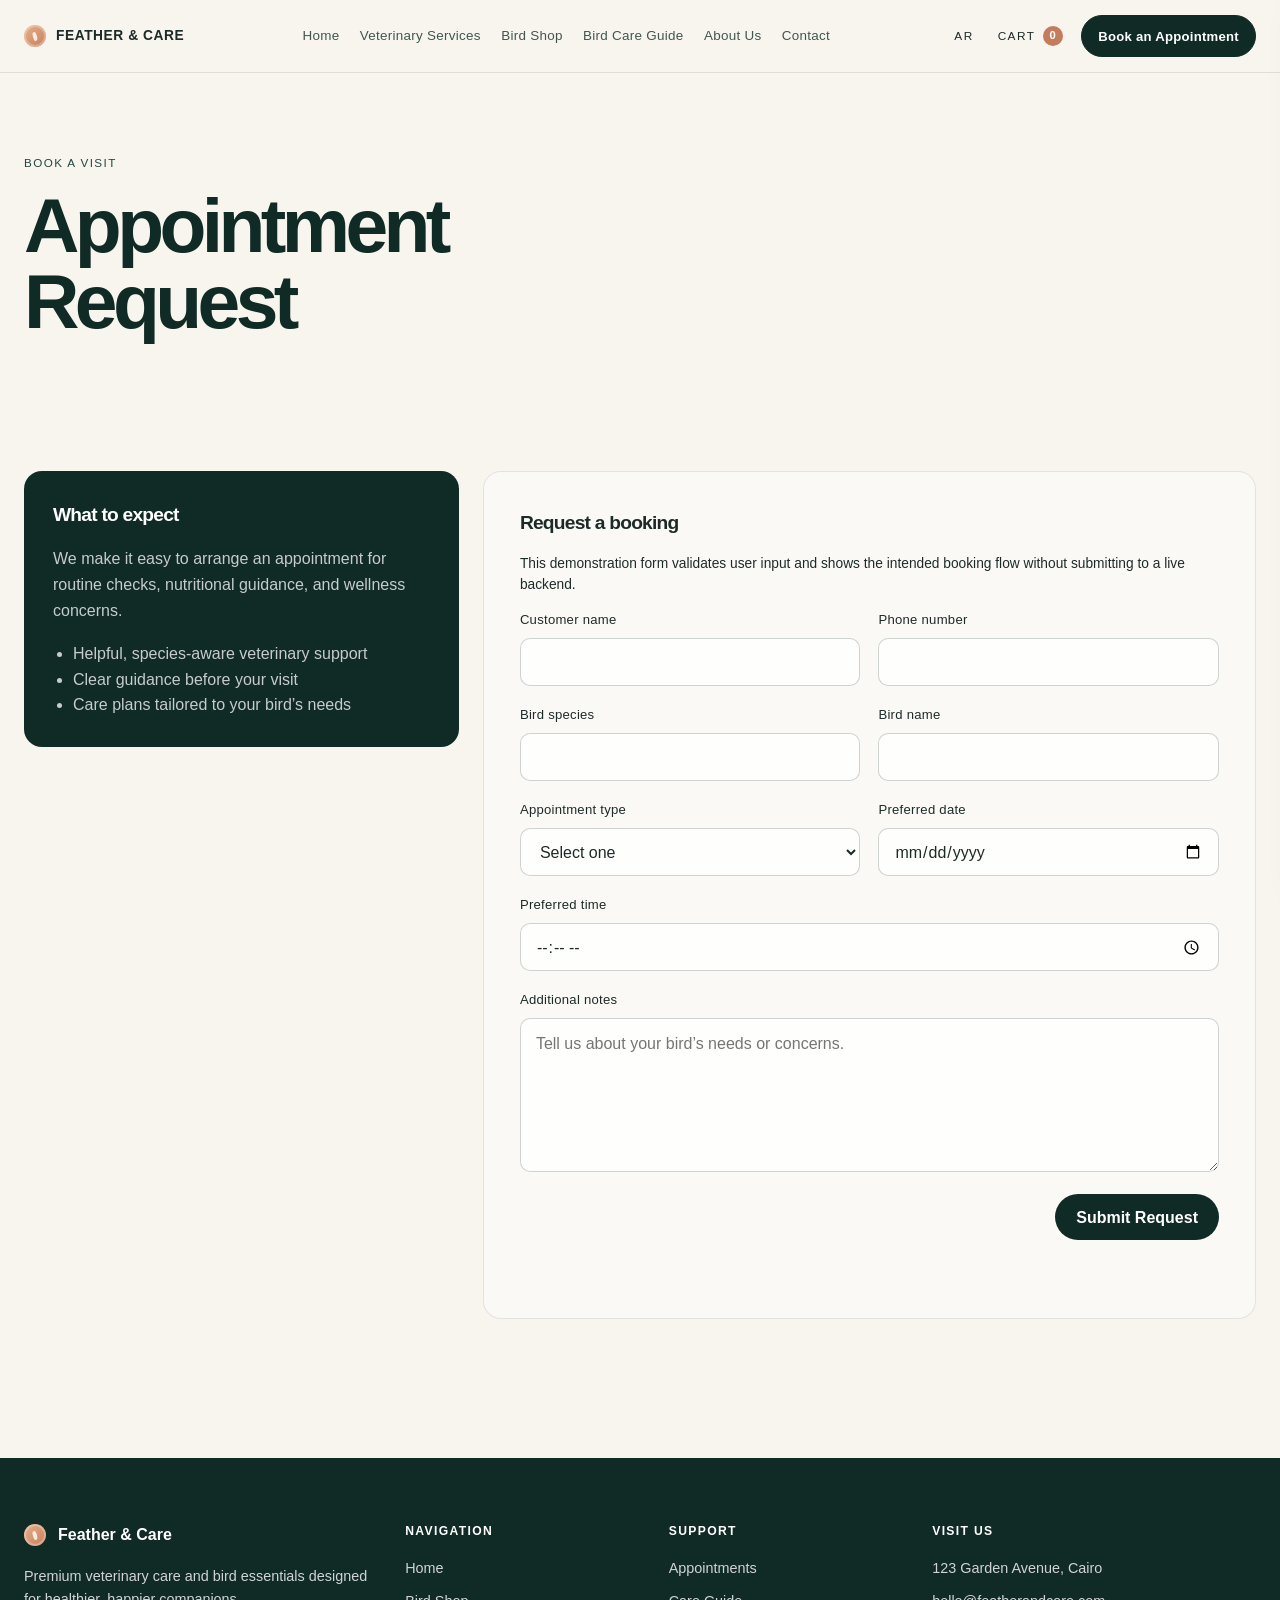
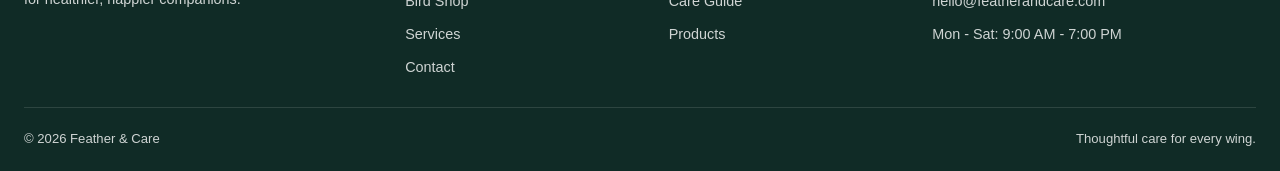
<file: appointment.html>
<!DOCTYPE html>
<html lang="en">
  <head>
    <meta charset="UTF-8" />
    <meta name="viewport" content="width=device-width, initial-scale=1.0" />
    <meta name="description" content="Book a bird veterinary appointment and share your bird care needs with Feather & Care." />
    <title>Book an Appointment | Feather & Care</title>
    <link rel="stylesheet" href="styles.css" />
  </head>
  <body>
    <header class="site-header">
      <nav class="navbar" aria-label="Main navigation">
        <a href="index.html" class="brand" aria-label="Feather and Care home page">
          <span class="brand-mark" aria-hidden="true"></span>
          <span class="brand-wordmark">Feather &amp; Care</span>
        </a>

        <div class="nav-links" aria-label="Primary navigation links">
          <a class="nav-link" href="index.html" data-i18n="nav.home">Home</a>
          <a class="nav-link" href="index.html#services" data-i18n="nav.services">Veterinary Services</a>
          <a class="nav-link" href="shop.html" data-i18n="nav.shop">Bird Shop</a>
          <a class="nav-link" href="index.html#knowledge" data-i18n="nav.guide">Bird Care Guide</a>
          <a class="nav-link" href="index.html#about" data-i18n="nav.about">About Us</a>
          <a class="nav-link" href="#contact" data-i18n="nav.contact">Contact</a>
        </div>

        <div class="nav-actions">
          <button class="language-toggle" type="button" aria-label="Language switcher" data-i18n-aria="nav.languageToggle">AR</button>
          <button class="cart-button" type="button" data-open-cart aria-label="Open shopping cart">
            <span data-i18n="nav.cart">Cart</span>
            <span class="cart-count">0</span>
          </button>
          <a class="cta-button" href="appointment.html" data-i18n="nav.book">Book an Appointment</a>
          <button class="nav-toggle" type="button" aria-label="Open menu">☰</button>
        </div>
      </nav>
      <div class="mobile-menu" aria-label="Mobile navigation">
        <a href="index.html">Home</a>
        <a href="index.html#services">Veterinary Services</a>
        <a href="shop.html">Bird Shop</a>
        <a href="index.html#knowledge">Bird Care Guide</a>
        <a href="index.html#about">About Us</a>
        <a href="#contact">Contact</a>
        <a href="appointment.html">Book an Appointment</a>
      </div>
    </header>

    <main>
      <section class="page-banner">
        <div class="page-banner-inner">
          <div class="preheading" style="color: rgba(255,255,255,0.72);" data-i18n="appointment.banner.kicker">Book a visit</div>
          <h1 data-i18n="appointment.banner.title">Appointment Request</h1>
        </div>
      </section>

      <section class="section-small reveal">
        <div class="container appointment-layout">
          <aside class="info-panel" aria-label="Clinic information">
            <h3 data-i18n="appointment.expect.title">What to expect</h3>
            <p data-i18n="appointment.expect.text">We make it easy to arrange an appointment for routine checks, nutritional guidance, and wellness concerns.</p>
            <ul>
              <li data-i18n="appointment.expect.item1">Helpful, species-aware veterinary support</li>
              <li data-i18n="appointment.expect.item2">Clear guidance before your visit</li>
              <li data-i18n="appointment.expect.item3">Care plans tailored to your bird’s needs</li>
            </ul>
          </aside>

          <div class="form-panel">
            <h3 data-i18n="appointment.form.title">Request a booking</h3>
            <p class="text-small" data-i18n="appointment.form.subtitle">This demonstration form validates user input and shows the intended booking flow without submitting to a live backend.</p>
            <form id="appointment-form" novalidate>
              <div class="form-grid">
                <div class="form-field">
                  <label for="customerName" data-i18n="appointment.form.customerName">Customer name</label>
                  <input id="customerName" name="customerName" type="text" autocomplete="name" />
                </div>
                <div class="form-field">
                  <label for="phone" data-i18n="appointment.form.phone">Phone number</label>
                  <input id="phone" name="phone" type="tel" autocomplete="tel" />
                </div>
                <div class="form-field">
                  <label for="birdSpecies" data-i18n="appointment.form.birdSpecies">Bird species</label>
                  <input id="birdSpecies" name="birdSpecies" type="text" />
                </div>
                <div class="form-field">
                  <label for="birdName" data-i18n="appointment.form.birdName">Bird name</label>
                  <input id="birdName" name="birdName" type="text" />
                </div>
                <div class="form-field">
                  <label for="appointmentType" data-i18n="appointment.form.appointmentType">Appointment type</label>
                  <select id="appointmentType" name="appointmentType">
                    <option value="" data-i18n="appointment.form.selectOne">Select one</option>
                    <option value="General checkup" data-i18n="appointment.form.option1">General checkup</option>
                    <option value="Health consultation" data-i18n="appointment.form.option2">Health consultation</option>
                    <option value="Feather and skin care" data-i18n="appointment.form.option3">Feather and skin care</option>
                    <option value="Nutritional consultation" data-i18n="appointment.form.option4">Nutritional consultation</option>
                    <option value="Preventive care" data-i18n="appointment.form.option5">Preventive care</option>
                  </select>
                </div>
                <div class="form-field">
                  <label for="preferredDate" data-i18n="appointment.form.preferredDate">Preferred date</label>
                  <input id="preferredDate" name="preferredDate" type="date" />
                </div>
                <div class="form-field full">
                  <label for="preferredTime" data-i18n="appointment.form.preferredTime">Preferred time</label>
                  <input id="preferredTime" name="preferredTime" type="time" />
                </div>
                <div class="form-field full">
                  <label for="notes" data-i18n="appointment.form.notes">Additional notes</label>
                  <textarea id="notes" name="notes" rows="5" placeholder="Tell us about your bird’s needs or concerns." data-i18n-placeholder="appointment.form.notesPlaceholder"></textarea>
                </div>
              </div>
              <div style="margin-top: 22px; display:flex; justify-content:flex-end;">
                <button class="form-button" type="submit" data-i18n="appointment.form.submit">Submit Request</button>
              </div>
              <div class="form-message" aria-live="polite"></div>
            </form>
          </div>
        </div>
      </section>
    </main>

    <footer id="contact" class="site-footer">
      <div class="container">
        <div class="footer-grid">
          <div>
            <div class="footer-brand">
              <span class="brand-mark" aria-hidden="true"></span>
              <span>Feather &amp; Care</span>
            </div>
            <p>Premium veterinary care and bird essentials designed for healthier, happier companions.</p>
          </div>
          <div class="footer-column">
            <h4>Navigation</h4>
            <div class="footer-links">
              <a href="index.html">Home</a>
              <a href="shop.html">Bird Shop</a>
              <a href="index.html#services">Services</a>
              <a href="index.html#contact">Contact</a>
            </div>
          </div>
          <div class="footer-column">
            <h4>Support</h4>
            <div class="footer-links">
              <a href="appointment.html">Appointments</a>
              <a href="index.html#knowledge">Care Guide</a>
              <a href="shop.html">Products</a>
            </div>
          </div>
          <div class="footer-column">
            <h4>Visit us</h4>
            <div class="footer-meta">
              <span>123 Garden Avenue, Cairo</span>
              <span>hello@featherandcare.com</span>
              <span>Mon - Sat: 9:00 AM - 7:00 PM</span>
            </div>
          </div>
        </div>
        <div class="footer-bottom">
          <span>© 2026 Feather &amp; Care</span>
          <span>Thoughtful care for every wing.</span>
        </div>
      </div>
    </footer>

    <div class="cart-overlay" aria-hidden="true"></div>
    <aside class="cart-drawer" aria-label="Shopping cart panel">
      <div class="cart-header">
        <h3>Your Cart</h3>
        <button class="close-button" type="button" data-close-cart aria-label="Close cart">×</button>
      </div>
      <div class="cart-items"></div>
      <div class="empty-cart">Your cart is empty. Add a few nourishing essentials for your bird.</div>
      <div class="cart-footer">
        <div class="cart-total">
          <span>Subtotal</span>
          <span class="cart-total-amount">EGP 0</span>
        </div>
        <div style="margin-top: 16px;">
          <button type="button" class="cta-button" style="width:100%;">Checkout</button>
        </div>
      </div>
    </aside>

    <script src="script.js"></script>
  </body>
</html>
</file>
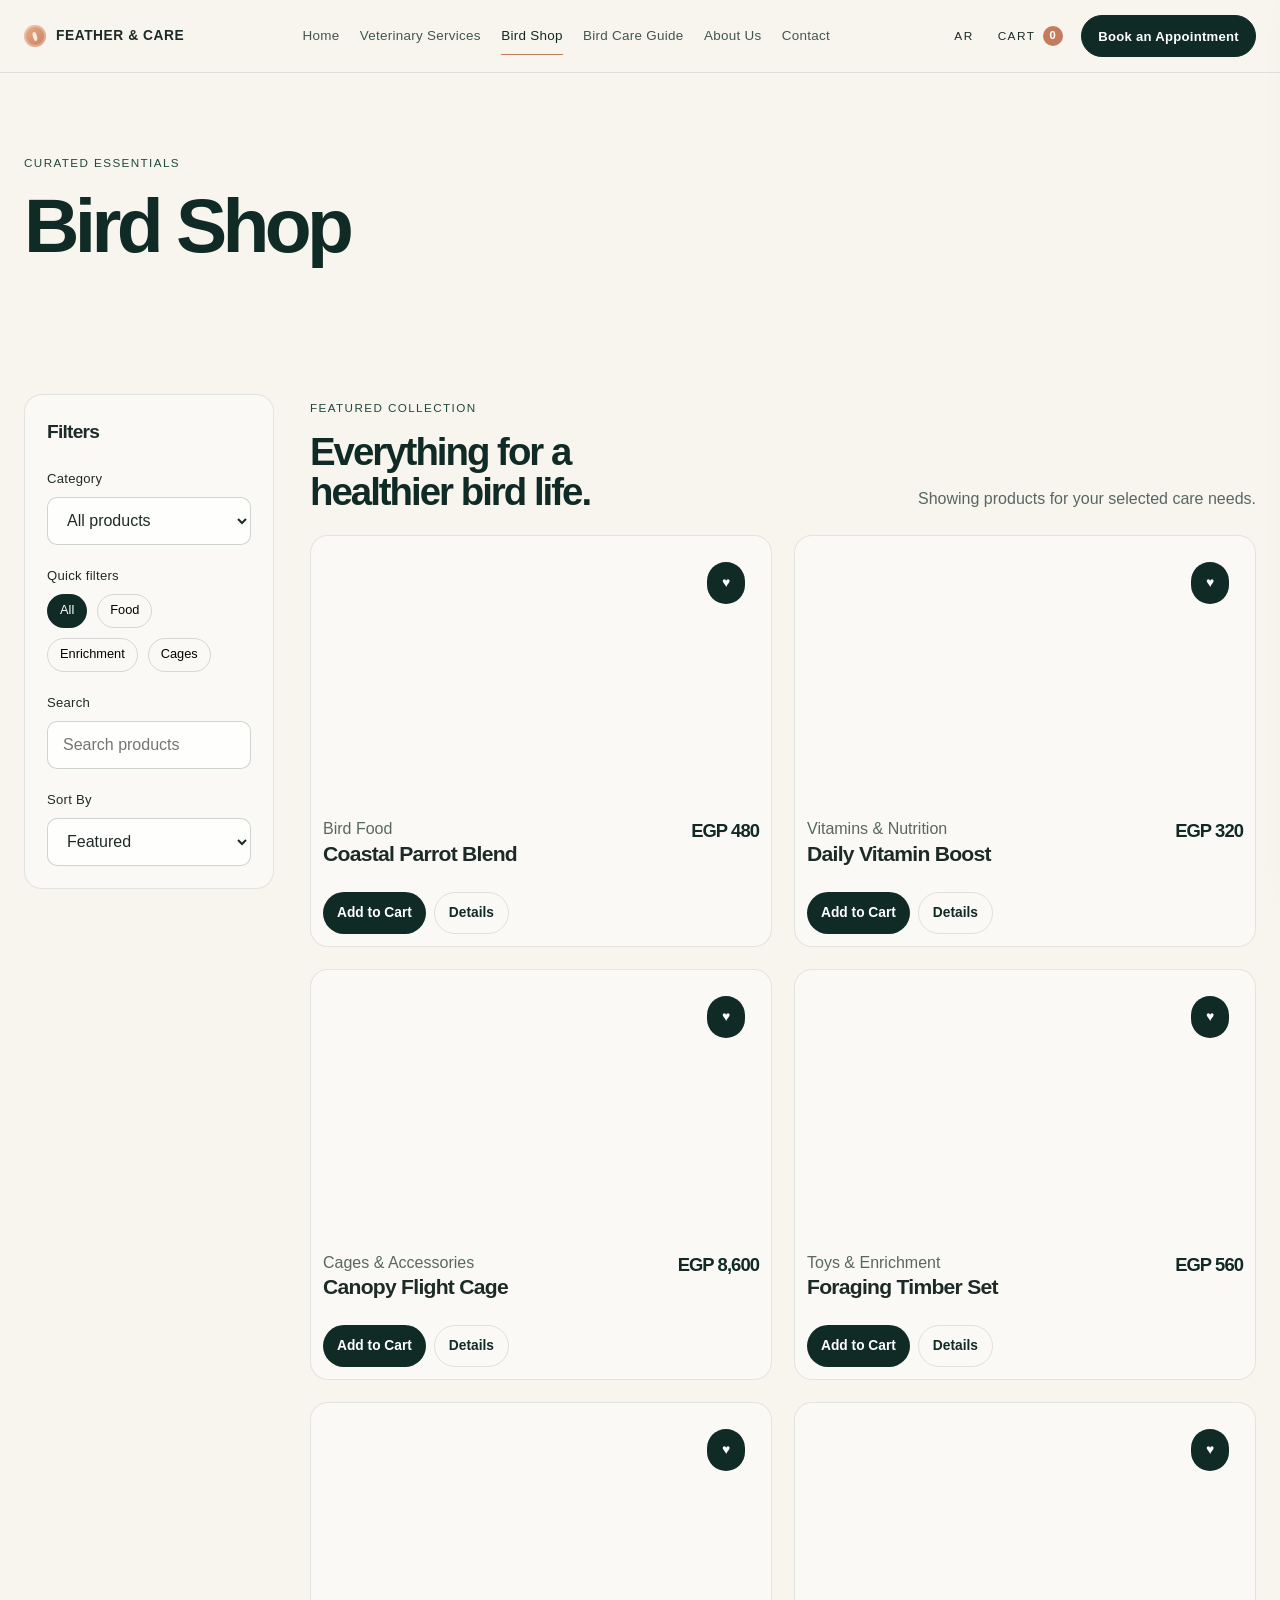
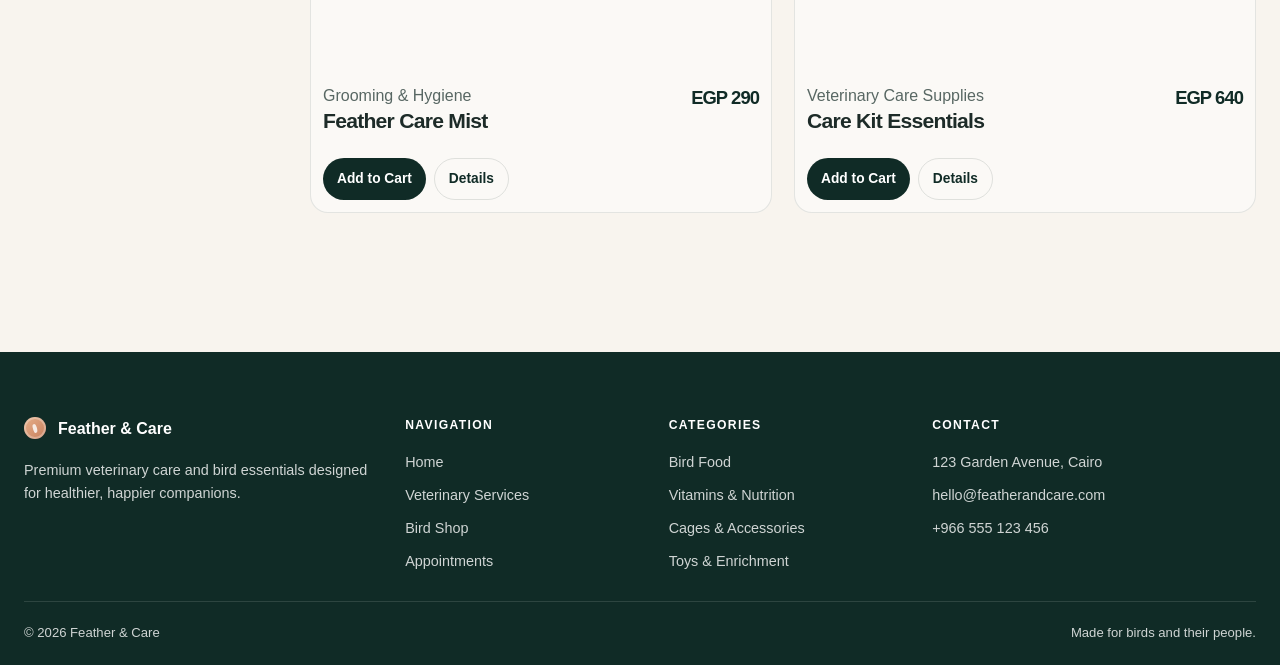
<file: shop.html>
<!DOCTYPE html>
<html lang="en">
  <head>
    <meta charset="UTF-8" />
    <meta name="viewport" content="width=device-width, initial-scale=1.0" />
    <meta name="description" content="Shop premium bird food, accessories, enrichment tools, and wellness supplies for parrots and songbirds." />
    <title>Bird Shop | Feather & Care</title>
    <link rel="stylesheet" href="styles.css" />
  </head>
  <body>
    <header class="site-header">
      <nav class="navbar" aria-label="Main navigation">
        <a href="index.html" class="brand" aria-label="Feather and Care home page">
          <span class="brand-mark" aria-hidden="true"></span>
          <span class="brand-wordmark">Feather &amp; Care</span>
        </a>

        <div class="nav-links" aria-label="Primary navigation links">
          <a class="nav-link" href="index.html" data-i18n="nav.home">Home</a>
          <a class="nav-link" href="index.html#services" data-i18n="nav.services">Veterinary Services</a>
          <a class="nav-link active" href="shop.html" data-i18n="nav.shop">Bird Shop</a>
          <a class="nav-link" href="index.html#knowledge" data-i18n="nav.guide">Bird Care Guide</a>
          <a class="nav-link" href="index.html#about" data-i18n="nav.about">About Us</a>
          <a class="nav-link" href="#contact" data-i18n="nav.contact">Contact</a>
        </div>

        <div class="nav-actions">
          <button class="language-toggle" type="button" aria-label="Language switcher" data-i18n-aria="nav.languageToggle">AR</button>
          <button class="cart-button" type="button" data-open-cart aria-label="Open shopping cart">
            <span data-i18n="nav.cart">Cart</span>
            <span class="cart-count">0</span>
          </button>
          <a class="cta-button" href="appointment.html" data-i18n="nav.book">Book an Appointment</a>
          <button class="nav-toggle" type="button" aria-label="Open menu">☰</button>
        </div>
      </nav>
      <div class="mobile-menu" aria-label="Mobile navigation">
        <a href="index.html">Home</a>
        <a href="index.html#services">Veterinary Services</a>
        <a href="shop.html">Bird Shop</a>
        <a href="index.html#knowledge">Bird Care Guide</a>
        <a href="index.html#about">About Us</a>
        <a href="#contact">Contact</a>
        <a href="appointment.html">Book an Appointment</a>
      </div>
    </header>

    <main>
      <section class="page-banner">
        <div class="page-banner-inner">
          <div class="preheading" style="color: rgba(255,255,255,0.72);" data-i18n="shop.banner.kicker">Curated essentials</div>
          <h1 data-i18n="shop.banner.title">Bird Shop</h1>
        </div>
      </section>

      <section class="section-small reveal">
        <div class="container shop-layout">
          <aside class="filters-panel" aria-label="Product filters">
            <h3 data-i18n="shop.filters.title">Filters</h3>
            <div class="filter-group">
              <label for="category-filter" data-i18n="shop.filters.categoryLabel">Category</label>
              <select id="category-filter" aria-label="Filter by category">
                <option value="All" data-i18n="shop.filters.optionAll">All products</option>
                <option value="Bird Food" data-i18n="shop.filters.optionFood">Bird Food</option>
                <option value="Vitamins &amp; Nutrition" data-i18n="shop.filters.optionVitamins">Vitamins &amp; Nutrition</option>
                <option value="Cages &amp; Accessories" data-i18n="shop.filters.optionCages">Cages &amp; Accessories</option>
                <option value="Toys &amp; Enrichment" data-i18n="shop.filters.optionToys">Toys &amp; Enrichment</option>
                <option value="Grooming &amp; Hygiene" data-i18n="shop.filters.optionGrooming">Grooming &amp; Hygiene</option>
                <option value="Veterinary Care Supplies" data-i18n="shop.filters.optionCare">Veterinary Care Supplies</option>
              </select>
            </div>
            <div class="filter-group">
              <label data-i18n="shop.filters.quick">Quick filters</label>
              <div class="filter-tags">
                <button type="button" class="filter-tag active" data-category="All" data-i18n="shop.filters.tagAll">All</button>
                <button type="button" class="filter-tag" data-category="Bird Food" data-i18n="shop.filters.tagFood">Food</button>
                <button type="button" class="filter-tag" data-category="Toys &amp; Enrichment" data-i18n="shop.filters.tagEnrichment">Enrichment</button>
                <button type="button" class="filter-tag" data-category="Cages &amp; Accessories" data-i18n="shop.filters.tagCages">Cages</button>
              </div>
            </div>
            <div class="filter-group">
              <label for="product-search" data-i18n="shop.filters.searchLabel">Search</label>
              <input id="product-search" type="search" placeholder="Search products" aria-label="Search products" data-i18n-placeholder="shop.filters.searchPlaceholder" />
            </div>
            <div class="filter-group">
              <label for="sort-select" data-i18n="shop.filters.sortLabel">Sort By</label>
              <select id="sort-select" aria-label="Sort products">
                <option value="featured" data-i18n="shop.filters.sortFeatured">Featured</option>
                <option value="low" data-i18n="shop.filters.sortLow">Price: Low to High</option>
                <option value="high" data-i18n="shop.filters.sortHigh">Price: High to Low</option>
              </select>
            </div>
          </aside>

          <div>
            <div class="shop-topbar">
              <div>
                <div class="preheading" data-i18n="shop.topbar.kicker">Featured collection</div>
                <h2 class="heading-display" data-i18n="shop.topbar.title">Everything for a healthier bird life.</h2>
              </div>
              <div class="shop-results" data-i18n="shop.topbar.results">Showing products for your selected care needs.</div>
            </div>
            <div class="products-grid shop-grid"></div>
          </div>
        </div>
      </section>
    </main>

    <footer id="contact" class="site-footer">
      <div class="container">
        <div class="footer-grid">
          <div>
            <div class="footer-brand">
              <span class="brand-mark" aria-hidden="true"></span>
              <span>Feather &amp; Care</span>
            </div>
            <p>Premium veterinary care and bird essentials designed for healthier, happier companions.</p>
          </div>
          <div class="footer-column">
            <h4>Navigation</h4>
            <div class="footer-links">
              <a href="index.html">Home</a>
              <a href="index.html#services">Veterinary Services</a>
              <a href="shop.html">Bird Shop</a>
              <a href="appointment.html">Appointments</a>
            </div>
          </div>
          <div class="footer-column">
            <h4>Categories</h4>
            <div class="footer-links">
              <a href="shop.html">Bird Food</a>
              <a href="shop.html">Vitamins &amp; Nutrition</a>
              <a href="shop.html">Cages &amp; Accessories</a>
              <a href="shop.html">Toys &amp; Enrichment</a>
            </div>
          </div>
          <div class="footer-column">
            <h4>Contact</h4>
            <div class="footer-meta">
              <span>123 Garden Avenue, Cairo</span>
              <span>hello@featherandcare.com</span>
              <span>+966 555 123 456</span>
            </div>
          </div>
        </div>
        <div class="footer-bottom">
          <span>© 2026 Feather &amp; Care</span>
          <span>Made for birds and their people.</span>
        </div>
      </div>
    </footer>

    <div class="cart-overlay" aria-hidden="true"></div>
    <aside class="cart-drawer" aria-label="Shopping cart panel">
      <div class="cart-header">
        <h3>Your Cart</h3>
        <button class="close-button" type="button" data-close-cart aria-label="Close cart">×</button>
      </div>
      <div class="cart-items"></div>
      <div class="empty-cart">Your cart is empty. Add a few nourishing essentials for your bird.</div>
      <div class="cart-footer">
        <div class="cart-total">
          <span>Subtotal</span>
          <span class="cart-total-amount">EGP 0</span>
        </div>
        <div style="margin-top: 16px;">
          <button type="button" class="cta-button" style="width:100%;">Checkout</button>
        </div>
      </div>
    </aside>

    <div class="product-modal" aria-modal="true" role="dialog"></div>

    <script src="script.js"></script>
  </body>
</html>
</file>
<file: styles.css>
:root {
  --forest: #102B26;
  --forest-strong: #173931;
  --botanical: #21493e;
  --ivory: #f8f4ee;
  --beige: #efe5d8;
  --sage: #a9b9a6;
  --terracotta: #c47d5c;
  --terracotta-soft: #e9c3aa;
  --sun: #e8bb83;
  --charcoal: #172922;
  --soft-panel: rgba(255, 255, 255, 0.7);
  --text: #1d2b28;
  --muted: #586763;
  --line: rgba(18, 43, 38, 0.12);
  --shadow: 0 28px 70px rgba(18, 43, 38, 0.08);
}

* {
  box-sizing: border-box;
}

html {
  scroll-behavior: smooth;
}

body {
  margin: 0;
  font-family: "Segoe UI", Tahoma, Geneva, Verdana, sans-serif;
  background:
    radial-gradient(circle at top left, rgba(167,181,160,0.18), transparent 26%),
    radial-gradient(circle at bottom right, rgba(199,127,93,0.14), transparent 28%),
    var(--ivory);
  color: var(--text);
  line-height: 1.6;
}

body::before {
  content: "";
  position: fixed;
  inset: 0;
  background: linear-gradient(rgba(20,46,39,0.02), rgba(20,46,39,0.02));
  pointer-events: none;
  z-index: 0;
}

main, footer {
  position: relative;
  z-index: 1;
}

a {
  color: inherit;
  text-decoration: none;
}

img {
  max-width: 100%;
  display: block;
}

button,
input,
select,
textarea {
  font: inherit;
}

button {
  cursor: pointer;
}

.container {
  width: min(1200px, calc(100% - 32px));
  margin: 0 auto;
}

.section {
  padding: 110px 0;
}

.section-small {
  padding: 90px 0;
}

.preheading {
  display: inline-flex;
  align-items: center;
  gap: 10px;
  margin-bottom: 18px;
  font-size: 0.72rem;
  letter-spacing: 0.18em;
  text-transform: uppercase;
  color: var(--botanical);
}

.preheading::before {
  content: "";
  width: 42px;
  height: 1px;
  background: rgba(20,46,39,0.38);
}

.heading-display {
  font-size: clamp(2.7rem, 4vw, 4.7rem);
  line-height: 0.9;
  letter-spacing: -0.06em;
  margin: 0;
  font-weight: 800;
  color: var(--forest);
}

.heading-display.light {
  color: #fff;
}

.subhead {
  color: var(--muted);
  font-size: 1.05rem;
  max-width: 640px;
  margin-top: 18px;
}

.text-small {
  font-size: 0.86rem;
  line-height: 1.5;
}

.site-header {
  position: sticky;
  top: 0;
  z-index: 50;
  background: rgba(248, 244, 238, 0.8);
  backdrop-filter: blur(18px);
  border-bottom: 1px solid rgba(16, 43, 38, 0.08);
  transition: background 0.3s ease, box-shadow 0.3s ease;
}

.site-header.scrolled {
  background: rgba(248, 244, 238, 0.96);
  box-shadow: 0 14px 38px rgba(16, 43, 38, 0.08);
}

.navbar {
  width: min(1240px, calc(100% - 30px));
  margin: 0 auto;
  display: flex;
  align-items: center;
  justify-content: space-between;
  min-height: 90px;
  gap: 22px;
}

.navbar--light {
  color: var(--forest);
}

.navbar--light .brand-wordmark,
.navbar--light .nav-link,
.navbar--light .cart-button,
.navbar--light .nav-toggle {
  color: var(--forest);
}

.brand {
  display: inline-flex;
  align-items: center;
  gap: 12px;
  font-weight: 800;
  letter-spacing: 0.08em;
  text-transform: uppercase;
  min-width: 245px;
}

.brand-mark {
  width: 22px;
  height: 22px;
  border-radius: 50%;
  background: linear-gradient(135deg, #e7b08a, #c77f5d);
  position: relative;
  box-shadow: inset 0 0 0 2px rgba(255,255,255,0.28);
}

.brand-mark::before,
.brand-mark::after {
  content: "";
  position: absolute;
  inset: 7px 9px 6px 9px;
  background: rgba(255,255,255,0.8);
  border-radius: 52% 48% 62% 38%;
  transform: rotate(-18deg);
}

.brand-mark::after {
  inset: 11px 11px 11px 11px;
  background: rgba(20,46,39,0.34);
}

.brand-wordmark {
  font-size: 0.92rem;
  white-space: nowrap;
  letter-spacing: 0.08em;
}

.reveal {
  opacity: 0;
  transform: translateY(24px);
  transition: opacity 0.8s cubic-bezier(0.2, 0.8, 0.2, 1), transform 0.8s cubic-bezier(0.2, 0.8, 0.2, 1);
}

.reveal.is-visible {
  opacity: 1;
  transform: translateY(0);
}

.nav-links {
  display: flex;
  align-items: center;
  justify-content: center;
  gap: 28px;
  flex: 1;
}

.nav-link {
  font-size: 0.96rem;
  color: rgba(20,46,39,0.8);
  position: relative;
  transition: color 0.25s ease;
  white-space: nowrap;
  letter-spacing: 0.02em;
}

.nav-link::after {
  content: "";
  position: absolute;
  left: 0;
  bottom: -12px;
  width: 100%;
  height: 2px;
  background: var(--terracotta);
  transform: scaleX(0);
  transform-origin: center;
  transition: transform 0.2s ease;
}

.nav-link:hover,
.nav-link.active {
  color: var(--forest);
}

.nav-link:hover::after,
.nav-link.active::after {
  transform: scaleX(1);
}

.nav-actions {
  display: flex;
  align-items: center;
  gap: 16px;
  justify-content: flex-end;
}

.site-header .navbar {
  position: relative;
}

.site-header .navbar::before {
  content: "";
  position: absolute;
  inset: auto 0 0;
  height: 1px;
  background: linear-gradient(90deg, transparent, rgba(20,46,39,0.14), transparent);
}

.nav-pill {
  display: inline-flex;
  align-items: center;
  justify-content: center;
  min-height: 44px;
  padding: 0 18px;
  border-radius: 999px;
  border: 1px solid rgba(255,255,255,0.2);
  background: rgba(255,255,255,0.08);
  backdrop-filter: blur(12px);
}

.language-toggle,
.cart-button,
.nav-toggle {
  border: 0;
  background: transparent;
  color: var(--text);
  font-size: 0.76rem;
  letter-spacing: 0.12em;
  text-transform: uppercase;
}

.navbar--light .language-toggle,
.navbar--light .cart-button,
.navbar--light .nav-toggle {
  color: var(--forest);
}

.cart-button {
  position: relative;
  display: inline-flex;
  align-items: center;
  justify-content: center;
  gap: 8px;
  min-width: 44px;
}

.cart-count {
  display: inline-flex;
  align-items: center;
  justify-content: center;
  min-width: 20px;
  height: 20px;
  border-radius: 50%;
  background: var(--terracotta);
  color: #fff;
  font-size: 0.7rem;
  font-weight: 700;
}

.cta-button {
  display: inline-flex;
  align-items: center;
  justify-content: center;
  gap: 10px;
  min-height: 50px;
  padding: 0 26px;
  border-radius: 999px;
  border: 1px solid rgba(16, 43, 38, 0.12);
  background: linear-gradient(135deg, var(--forest), var(--botanical));
  color: #fff;
  font-weight: 700;
  letter-spacing: 0.02em;
  transition: transform 0.25s ease, box-shadow 0.25s ease;
  box-shadow: 0 18px 32px rgba(16, 43, 38, 0.18);
}

.cta-button:hover,
.primary-button:hover,
.secondary-button:hover,
.shop-button:hover,
.product-card button:hover,
.form-button:hover {
  transform: translateY(-1px);
  box-shadow: 0 20px 34px rgba(16, 43, 38, 0.2);
}

.secondary-button {
  display: inline-flex;
  align-items: center;
  justify-content: center;
  gap: 10px;
  min-height: 50px;
  padding: 0 26px;
  border-radius: 999px;
  border: 1px solid rgba(255,255,255,0.26);
  background: rgba(255,255,255,0.08);
  color: #f5f1ea;
  font-weight: 700;
  box-shadow: inset 0 0 0 1px rgba(255,255,255,0.08);
}

.nav-toggle {
  display: none;
}

.hero {
  background:
    linear-gradient(90deg, rgba(10, 23, 20, 0.8) 0%, rgba(16, 43, 38, 0.68) 32%, rgba(16, 43, 38, 0.28) 100%),
    url("https://images.unsplash.com/photo-1546182990-dffeafbe841d?auto=format&fit=crop&w=1600&q=80") center/cover no-repeat;
  min-height: 760px;
  display: flex;
  align-items: center;
  color: #fff;
  position: relative;
  overflow: hidden;
}

.hero::before {
  content: "";
  position: absolute;
  inset: 9% 6% auto auto;
  width: 360px;
  height: 360px;
  border-radius: 50%;
  background: radial-gradient(circle, rgba(233, 195, 170, 0.28), rgba(255,255,255,0));
  filter: blur(18px);
}

.hero-inner {
  width: min(1200px, calc(100% - 32px));
  margin: 0 auto;
  display: grid;
  grid-template-columns: 1.25fr 0.75fr;
  gap: 54px;
  align-items: end;
  padding-top: 68px;
  position: relative;
  z-index: 1;
}

.hero-copy {
  max-width: 700px;
}

.hero-kicker {
  letter-spacing: 0.2em;
  text-transform: uppercase;
  font-size: 0.72rem;
  color: rgba(255,255,255,0.76);
  margin-bottom: 18px;
}

.hero-title {
  max-width: 720px;
  font-size: clamp(3.2rem, 5.8vw, 6.4rem);
  line-height: 0.9;
  letter-spacing: -0.08em;
  margin: 0;
  font-weight: 800;
}

.hero-subtitle {
  max-width: 620px;
  margin-top: 22px;
  color: rgba(255,255,255,0.82);
  font-size: 1.08rem;
}

.hero-actions {
  display: flex;
  flex-wrap: wrap;
  gap: 16px;
  margin-top: 30px;
}

.hero-meta {
  display: flex;
  flex-wrap: wrap;
  gap: 18px;
  margin-top: 28px;
}

.hero-meta div {
  display: flex;
  flex-direction: column;
  gap: 4px;
  min-width: 120px;
}

.hero-meta strong {
  font-size: 1.4rem;
  letter-spacing: -0.06em;
  color: #fff;
}

.hero-meta span {
  color: rgba(255,255,255,0.7);
  font-size: 0.8rem;
  text-transform: uppercase;
  letter-spacing: 0.08em;
}

.hero-card {
  position: relative;
  width: min(360px, 100%);
  margin-left: auto;
  padding: 22px 22px 18px;
  border: 1px solid rgba(255,255,255,0.22);
  background: linear-gradient(180deg, rgba(255,255,255,0.16), rgba(255,255,255,0.08));
  backdrop-filter: blur(12px);
  border-radius: 28px;
  box-shadow: 0 22px 48px rgba(0,0,0,0.18);
}

.hero-card::after {
  content: "";
  position: absolute;
  inset: 10px;
  border-radius: 22px;
  border: 1px solid rgba(255,255,255,0.12);
  pointer-events: none;
}

.hero-card .mini-label {
  font-size: 0.72rem;
  letter-spacing: 0.12em;
  text-transform: uppercase;
  color: rgba(255,255,255,0.7);
}

.hero-card .mini-number {
  font-size: clamp(2.8rem, 4vw, 4rem);
  line-height: 1;
  font-weight: 800;
  margin: 16px 0 10px;
  color: #fff;
}

.hero-card p {
  margin: 0;
  color: rgba(255,255,255,0.76);
}

.mini-list {
  display: flex;
  flex-wrap: wrap;
  gap: 8px;
  margin-top: 18px;
}

.mini-list span {
  display: inline-flex;
  align-items: center;
  justify-content: center;
  min-height: 28px;
  padding: 0 10px;
  border-radius: 999px;
  background: rgba(255,255,255,0.08);
  border: 1px solid rgba(255,255,255,0.12);
  font-size: 0.72rem;
  text-transform: uppercase;
  letter-spacing: 0.08em;
}

.visual-board {
  padding: 84px 0 18px;
  background: linear-gradient(180deg, rgba(255,255,255,0.18), rgba(255,255,255,0));
}

.showcase-grid {
  display: grid;
  grid-template-columns: 0.95fr 1.05fr;
  gap: 40px;
  align-items: center;
}

.showcase-copy {
  padding-right: 16px;
}

.showcase-copy p {
  margin: 20px 0 0;
  max-width: 560px;
  color: var(--muted);
  font-size: 1.06rem;
}

.showcase-pills {
  display: flex;
  flex-wrap: wrap;
  gap: 12px;
  margin-top: 26px;
}

.showcase-pills span {
  display: inline-flex;
  align-items: center;
  justify-content: center;
  min-height: 38px;
  padding: 0 14px;
  border-radius: 999px;
  background: rgba(16, 43, 38, 0.04);
  border: 1px solid rgba(16, 43, 38, 0.08);
  color: var(--forest);
  font-size: 0.8rem;
  letter-spacing: 0.08em;
  text-transform: uppercase;
}

.mockup-panel {
  position: relative;
  padding: 18px 18px 22px;
  border: 1px solid rgba(20,46,39,0.12);
  border-radius: 32px;
  background: linear-gradient(180deg, rgba(255,255,255,0.86), rgba(244,236,224,0.92));
  box-shadow: 0 30px 70px rgba(16, 43, 38, 0.09);
}

.mockup-header {
  display: flex;
  align-items: center;
  justify-content: space-between;
  gap: 12px;
  padding: 8px 8px 16px;
  font-size: 0.82rem;
  color: var(--forest);
}

.mockup-brand {
  display: inline-flex;
  align-items: center;
  gap: 10px;
  font-weight: 700;
  letter-spacing: 0.06em;
  text-transform: uppercase;
}

.brand-mark.small {
  width: 18px;
  height: 18px;
  border-radius: 50%;
  background: linear-gradient(135deg, #e7b08a, #c77f5d);
}

.mockup-status {
  display: inline-flex;
  align-items: center;
  justify-content: center;
  min-height: 30px;
  padding: 0 12px;
  border-radius: 999px;
  background: rgba(58, 92, 82, 0.08);
  color: var(--botanical);
  font-weight: 700;
}

.mockup-screen {
  display: grid;
  grid-template-columns: 1.2fr 0.8fr;
  gap: 16px;
  padding: 18px 14px 12px;
  border-radius: 22px;
  background: rgba(20,46,39,0.04);
}

.screen-column {
  display: grid;
  gap: 16px;
}

.screen-card {
  border-radius: 20px;
  padding: 16px 18px;
  border: 1px solid rgba(20,46,39,0.08);
}

.muted-card {
  background: rgba(255,255,255,0.5);
}

.accent-card {
  background: linear-gradient(135deg, rgba(20,46,39,0.96), rgba(32,61,50,0.8));
  color: #fff;
}

.tiny-card {
  background: rgba(255,255,255,0.62);
}

.screen-card small,
.screen-card span {
  display: block;
  color: inherit;
  opacity: 0.75;
}

.screen-card strong {
  display: block;
  margin: 6px 0 4px;
  font-size: clamp(1.4rem, 2vw, 2rem);
  letter-spacing: -0.05em;
}

.screen-figure {
  border-radius: 24px;
  overflow: hidden;
  min-height: 240px;
  border: 1px solid rgba(20,46,39,0.08);
  box-shadow: 0 12px 24px rgba(20,46,39,0.08);
}

.screen-figure img {
  width: 100%;
  height: 100%;
  object-fit: cover;
  display: block;
}

.section-grid {
  display: grid;
  grid-template-columns: repeat(12, minmax(0, 1fr));
  gap: 30px;
}

.intro-media,
.service-card,
.product-card,
.gallery-card,
.article-card,
.testimonial,
.form-panel,
.cart-drawer,
.product-modal,
.info-panel {
  background: rgba(255,255,255,0.62);
  border: 1px solid var(--line);
  border-radius: 28px;
  overflow: hidden;
  box-shadow: var(--shadow);
}

.intro-media {
  grid-column: span 6;
  min-height: 520px;
  position: relative;
  border-radius: 32px;
}

.intro-copy {
  grid-column: span 6;
  display: flex;
  flex-direction: column;
  justify-content: center;
  padding: 30px 0;
}

.intro-copy p {
  color: var(--muted);
  font-size: 1.04rem;
  margin-top: 20px;
}

.feature-list {
  display: grid;
  grid-template-columns: repeat(2, minmax(0, 1fr));
  gap: 18px;
  margin-top: 26px;
}

.feature-item {
  display: flex;
  gap: 14px;
  align-items: flex-start;
  padding: 16px;
  border: 1px solid var(--line);
  border-radius: 18px;
  background: rgba(255,255,255,0.35);
}

.feature-item .feature-icon {
  width: 38px;
  height: 38px;
  border-radius: 12px;
  background: rgba(167,181,160,0.2);
  display: flex;
  align-items: center;
  justify-content: center;
  font-size: 1.25rem;
}

.feature-item strong {
  display: block;
  margin-bottom: 6px;
  font-size: 0.92rem;
}

.feature-item span {
  color: var(--muted);
  font-size: 0.84rem;
}

.services-grid,
.products-grid,
.gallery-grid,
.articles-grid,
.testimonials-grid {
  display: grid;
  gap: 24px;
}

.services-grid {
  grid-template-columns: repeat(3, minmax(0, 1fr));
}

.service-card {
  padding: 20px 20px 18px;
  transition: transform 0.25s ease, box-shadow 0.25s ease;
  border-radius: 24px;
}

.service-card:hover,
.product-card:hover,
.gallery-card:hover,
.article-card:hover,
.testimonial:hover {
  transform: translateY(-6px) scale(1.01);
  box-shadow: 0 24px 45px rgba(20,46,39,0.10);
}

.service-image {
  height: 210px;
  background-size: cover;
  background-position: center;
  border-radius: 18px;
  margin-bottom: 18px;
}

.service-card h3,
.product-card h3,
.gallery-card h3,
.article-card h3 {
  margin: 0 0 8px;
  font-size: 1.5rem;
  line-height: 1.12;
  letter-spacing: -0.04em;
}

.service-card p,
.product-card p,
.gallery-card p,
.article-card p,
.testimonial p,
.article-meta,
.product-meta {
  color: var(--muted);
}

.service-card .card-action {
  margin-top: 16px;
  display: inline-flex;
  align-items: center;
  gap: 8px;
  color: var(--forest);
  font-weight: 700;
}

.product-section-head {
  display: flex;
  justify-content: space-between;
  align-items: end;
  gap: 24px;
  margin-bottom: 28px;
}

.products-grid {
  grid-template-columns: repeat(3, minmax(0, 1fr));
}

.product-card {
  padding: 16px;
  display: flex;
  flex-direction: column;
  border-radius: 26px;
}

.product-image {
  position: relative;
  height: 250px;
  border-radius: 20px;
  background-size: cover;
  background-position: center;
  overflow: hidden;
}

.wishlist-button {
  position: absolute;
  top: 14px;
  right: 14px;
  width: 38px;
  height: 38px;
  border: 0;
  border-radius: 50%;
  background: rgba(255,255,255,0.82);
  font-size: 1.1rem;
}

.wishlist-button.active {
  background: rgba(200,121,81,0.12);
  color: var(--terracotta);
}

.product-card .meta-row {
  display: flex;
  align-items: center;
  justify-content: space-between;
  gap: 16px;
  margin-top: 16px;
}

.product-card .meta-row strong {
  font-size: 1.8rem;
  letter-spacing: -0.05em;
}

.product-card .meta-row span {
  color: var(--muted);
  font-size: 0.78rem;
  letter-spacing: 0.08em;
  text-transform: uppercase;
}

.product-card .product-actions {
  display: flex;
  gap: 12px;
  margin-top: 18px;
}

.shop-button,
.product-card button,
.form-button {
  border: 0;
  background: var(--forest);
  color: #fff;
  min-height: 46px;
  padding: 0 18px;
  border-radius: 999px;
  font-weight: 700;
}

.product-card .secondary-ghost {
  background: transparent;
  border: 1px solid var(--line);
  color: var(--forest);
}

.gallery-grid {
  grid-template-columns: repeat(4, minmax(0, 1fr));
}

.gallery-card {
  min-height: 420px;
  padding: 12px;
}

.gallery-card .gallery-image {
  height: 290px;
  border-radius: 20px;
  background-size: cover;
  background-position: center;
}

.gallery-card .gallery-copy {
  padding: 16px 8px 8px;
}

.articles-grid {
  grid-template-columns: repeat(3, minmax(0, 1fr));
}

.article-card {
  padding: 18px;
}

.article-cover {
  height: 240px;
  border-radius: 18px;
  margin-bottom: 18px;
  background-size: cover;
  background-position: center;
}

.article-meta {
  font-size: 0.76rem;
  letter-spacing: 0.14em;
  text-transform: uppercase;
}

.testimonials-grid {
  grid-template-columns: repeat(3, minmax(0, 1fr));
}

.testimonial {
  padding: 26px 24px;
}

.stars {
  color: #d5a95d;
  letter-spacing: 0.18em;
  font-size: 1rem;
}

.quote {
  margin: 14px 0 18px;
  font-size: 1.12rem;
  color: var(--forest);
}

.person {
  display: flex;
  align-items: center;
  gap: 12px;
}

.avatar {
  width: 42px;
  height: 42px;
  border-radius: 50%;
  background: linear-gradient(135deg, var(--sage), var(--terracotta));
}

.cta-panel {
  background: linear-gradient(135deg, rgba(20,46,39,0.96), rgba(32,61,50,0.8)),
    url("https://images.unsplash.com/photo-1517849845537-4d257902454a?auto=format&fit=crop&w=1400&q=80") center/cover no-repeat;
  border-radius: 40px;
  padding: 60px 56px;
  display: grid;
  grid-template-columns: 1.2fr 0.8fr;
  align-items: center;
  gap: 20px;
  color: #fff;
  box-shadow: 0 28px 48px rgba(20,46,39,0.12);
}

.cta-panel .heading-display {
  font-size: clamp(2.4rem, 4vw, 4.2rem);
}

.site-footer {
  background: var(--forest);
  color: rgba(255,255,255,0.8);
  padding: 50px 0 20px;
}

.footer-grid {
  display: grid;
  grid-template-columns: 1.2fr 0.8fr 0.8fr 1.1fr;
  gap: 36px;
  margin-bottom: 28px;
}

.footer-brand {
  display: flex;
  gap: 12px;
  align-items: center;
  margin-bottom: 18px;
  font-weight: 700;
  color: #fff;
}

.footer-column h4 {
  color: #fff;
  margin: 0 0 16px;
  font-size: 0.82rem;
  letter-spacing: 0.16em;
  text-transform: uppercase;
}

.footer-links,
.footer-meta {
  display: grid;
  gap: 10px;
  line-height: 1.6;
}

.newsletter {
  display: flex;
  gap: 12px;
  margin-top: 12px;
  flex-wrap: wrap;
}

.newsletter input {
  flex: 1 1 180px;
  min-height: 48px;
  padding: 0 16px;
  border-radius: 999px;
  border: 1px solid rgba(255,255,255,0.15);
  background: rgba(255,255,255,0.04);
  color: #fff;
}

.newsletter button {
  min-height: 48px;
  padding: 0 18px;
  border-radius: 999px;
  border: 0;
  background: var(--terracotta);
  color: #fff;
  font-weight: 700;
}

.footer-bottom {
  padding-top: 20px;
  border-top: 1px solid rgba(255,255,255,0.12);
  display: flex;
  justify-content: space-between;
  gap: 18px;
  flex-wrap: wrap;
  font-size: 0.82rem;
}

.page-banner {
  padding: 120px 0 60px;
  background: linear-gradient(135deg, rgba(20,46,39,0.96), rgba(32,61,50,0.8));
  color: #fff;
}

.page-banner-inner {
  width: min(1200px, calc(100% - 32px));
  margin: 0 auto;
}

.page-banner h1 {
  margin: 0;
  font-size: clamp(2.8rem, 5vw, 5rem);
  line-height: 0.9;
  letter-spacing: -0.06em;
}

.shop-layout {
  display: grid;
  grid-template-columns: 280px 1fr;
  gap: 28px;
  align-items: start;
}

.filters-panel {
  background: rgba(255,255,255,0.6);
  border: 1px solid var(--line);
  border-radius: 28px;
  padding: 20px;
  position: sticky;
  top: 120px;
}

.filters-panel h3,
.cart-drawer h3,
.product-modal h3,
.form-panel h3,
.info-panel h3 {
  margin: 0 0 16px;
  font-size: 1.2rem;
  letter-spacing: -0.04em;
}

.filter-group {
  margin-top: 20px;
}

.filter-group label {
  display: block;
  margin-bottom: 8px;
  color: var(--muted);
  font-size: 0.82rem;
  letter-spacing: 0.08em;
  text-transform: uppercase;
}

.filter-group input,
.filter-group select,
.form-field input,
.form-field textarea,
.form-field select {
  width: 100%;
  min-height: 48px;
  border-radius: 16px;
  border: 1px solid var(--line);
  background: rgba(255,255,255,0.5);
  padding: 0 15px;
  color: var(--text);
}

.filter-tags {
  display: flex;
  flex-wrap: wrap;
  gap: 10px;
}

.filter-tag {
  display: inline-flex;
  align-items: center;
  justify-content: center;
  min-height: 34px;
  padding: 0 12px;
  border-radius: 999px;
  background: rgba(20,46,39,0.04);
  border: 1px solid rgba(20,46,39,0.08);
  font-size: 0.8rem;
  cursor: pointer;
}

.filter-tag.active {
  background: var(--forest);
  color: #fff;
}

.shop-topbar {
  display: flex;
  justify-content: space-between;
  gap: 16px;
  align-items: end;
  margin-bottom: 24px;
}

.shop-results {
  color: var(--muted);
}

.products-grid.shop-grid {
  grid-template-columns: repeat(2, minmax(0, 1fr));
}

.cart-drawer {
  position: fixed;
  top: 0;
  right: 0;
  width: min(420px, 100%);
  height: 100vh;
  background: rgba(246,242,233,0.98);
  border-left: 1px solid var(--line);
  box-shadow: -20px 0 40px rgba(20,46,39,0.08);
  transform: translateX(110%);
  transition: transform 0.28s ease;
  z-index: 120;
  display: flex;
  flex-direction: column;
}

.cart-drawer.open {
  transform: translateX(0);
}

.cart-header,
.cart-items,
.cart-footer {
  padding: 22px 20px;
}

.cart-header {
  display: flex;
  align-items: center;
  justify-content: space-between;
  border-bottom: 1px solid var(--line);
}

.cart-row {
  display: grid;
  grid-template-columns: 80px 1fr auto;
  gap: 14px;
  padding: 12px 0;
  border-bottom: 1px solid var(--line);
}

.cart-thumb {
  width: 80px;
  height: 80px;
  border-radius: 16px;
  background-size: cover;
  background-position: center;
}

.cart-row h4 {
  margin: 0;
  font-size: 1rem;
}

.qty-controls {
  display: inline-flex;
  align-items: center;
  gap: 10px;
  margin-top: 8px;
  border: 1px solid var(--line);
  border-radius: 999px;
  padding: 4px 8px;
}

.qty-controls button {
  border: 0;
  background: transparent;
  color: var(--forest);
  width: 22px;
  height: 22px;
  border-radius: 50%;
}

.cart-total {
  display: flex;
  justify-content: space-between;
  align-items: center;
  font-weight: 700;
  margin-top: 18px;
}

.empty-cart {
  display: none;
  padding: 18px 0;
  text-align: center;
  color: var(--muted);
}

.empty-cart.visible {
  display: block;
}

.cart-overlay {
  position: fixed;
  inset: 0;
  background: rgba(20,46,39,0.32);
  opacity: 0;
  pointer-events: none;
  transition: opacity 0.25s ease;
  z-index: 110;
}

.cart-overlay.visible {
  opacity: 1;
  pointer-events: auto;
}

.product-modal {
  position: fixed;
  inset: 50% auto auto 50%;
  width: min(980px, calc(100% - 32px));
  min-height: 600px;
  transform: translate(-50%, -50%) scale(0.96);
  opacity: 0;
  pointer-events: none;
  transition: opacity 0.3s ease, transform 0.3s ease;
  background: rgba(249,246,241,0.96);
  z-index: 130;
  padding: 16px;
}

.product-modal.open {
  opacity: 1;
  pointer-events: auto;
  transform: translate(-50%, -50%) scale(1);
}

.modal-content {
  display: grid;
  grid-template-columns: 1.12fr 0.88fr;
  gap: 30px;
  align-items: start;
}

.modal-gallery {
  display: grid;
  grid-template-columns: 1fr 1fr;
  gap: 12px;
}

.modal-gallery .main-image {
  grid-column: span 2;
  height: 420px;
  background-size: cover;
  background-position: center;
  border-radius: 22px;
}

.modal-gallery .mini-image {
  height: 170px;
  border-radius: 18px;
  background-size: cover;
  background-position: center;
}

.product-details {
  padding: 18px 8px 10px;
}

.product-details .label-row {
  display: flex;
  justify-content: space-between;
  gap: 12px;
  align-items: center;
  margin-bottom: 10px;
}

.product-price {
  font-size: 2.1rem;
  line-height: 1;
  letter-spacing: -0.06em;
  margin: 20px 0;
}

.spec-list {
  display: grid;
  gap: 10px;
  margin: 18px 0;
}

.spec-item {
  display: flex;
  justify-content: space-between;
  gap: 12px;
  border-bottom: 1px solid var(--line);
  padding-bottom: 10px;
  font-size: 0.92rem;
}

.modal-actions {
  display: flex;
  gap: 12px;
  margin-top: 22px;
}

.close-button {
  position: absolute;
  top: 16px;
  right: 16px;
  width: 42px;
  height: 42px;
  border-radius: 50%;
  border: 1px solid var(--line);
  background: rgba(255,255,255,0.7);
  font-size: 1.4rem;
}

.page-shell {
  background: rgba(255,255,255,0.25);
}

.appointment-layout {
  display: grid;
  grid-template-columns: 0.9fr 1.1fr;
  gap: 28px;
  align-items: start;
}

.info-panel {
  padding: 30px;
  background: rgba(20,46,39,0.95);
  color: #fff;
}

.info-panel p,
.info-panel li {
  color: rgba(255,255,255,0.76);
}

.info-panel ul {
  padding-left: 20px;
  margin: 18px 0 0;
}

.form-panel {
  padding: 30px;
}

.form-grid {
  display: grid;
  grid-template-columns: repeat(2, minmax(0, 1fr));
  gap: 18px;
}

.form-field {
  display: flex;
  flex-direction: column;
  gap: 8px;
}

.form-field.full {
  grid-column: 1 / -1;
}

.inline-note {
  display: block;
  color: var(--muted);
  font-size: 0.76rem;
  text-transform: uppercase;
  letter-spacing: 0.08em;
}

.form-message {
  margin-top: 18px;
  min-height: 24px;
  color: var(--forest);
  font-weight: 600;
}

.form-message.error {
  color: #9d3b2a;
}

.form-message.success {
  color: #2f5d3a;
}

.hidden {
  display: none !important;
}

@media (max-width: 980px) {
  .hero-inner,
  .cta-panel,
  .modal-content,
  .appointment-layout,
  .shop-layout {
    grid-template-columns: 1fr;
  }

  .services-grid,
  .products-grid,
  .gallery-grid,
  .articles-grid,
  .testimonials-grid,
  .footer-grid {
    grid-template-columns: repeat(2, minmax(0, 1fr));
  }

  .shop-grid {
    grid-template-columns: 1fr;
  }

  .intro-media,
  .intro-copy {
    grid-column: span 12;
  }

  .showcase-grid {
    grid-template-columns: 1fr;
  }
}

@media (max-width: 760px) {
  .site-header {
    background: rgba(246,242,233,0.78);
    backdrop-filter: blur(12px);
  }

  .nav-links,
  .nav-actions .language-toggle,
  .nav-actions .cta-button {
    display: none;
  }

  .nav-toggle {
    display: inline-flex;
    align-items: center;
    justify-content: center;
    width: 44px;
    height: 44px;
    border: 1px solid rgba(20,46,39,0.12);
    border-radius: 50%;
  }

  .mobile-menu {
    position: fixed;
    inset: 72px 16px auto 16px;
    background: rgba(246,242,233,0.96);
    border: 1px solid var(--line);
    border-radius: 24px;
    padding: 18px;
    display: none;
    box-shadow: var(--shadow);
    z-index: 100;
  }

  .mobile-menu.open {
    display: grid;
    gap: 12px;
  }

  .mobile-menu a {
    padding: 12px 0;
    border-bottom: 1px solid var(--line);
  }

  .hero {
    min-height: 620px;
  }

  .hero-inner {
    padding-top: 70px;
  }

  .hero-title {
    font-size: clamp(2.8rem, 16vw, 5rem);
  }

  .section,
  .section-small {
    padding: 80px 0;
  }

  .services-grid,
  .products-grid,
  .gallery-grid,
  .articles-grid,
  .testimonials-grid,
  .footer-grid,
  .form-grid {
    grid-template-columns: 1fr;
  }

  .shop-topbar,
  .product-section-head,
  .footer-bottom {
    display: block;
  }

  .product-section-head {
    margin-bottom: 18px;
  }

  .nav-actions {
    gap: 8px;
  }
}

body {
  background: var(--ivory);
}

body::before {
  display: none;
}

.container,
.hero-inner,
.page-banner-inner {
  width: min(1240px, calc(100% - 48px));
}

.site-header,
.site-header.scrolled {
  background: rgba(248, 244, 238, 0.94);
  box-shadow: none;
  border-bottom-color: rgba(16, 43, 38, 0.1);
}

.mobile-menu {
  display: none;
}

.navbar {
  width: min(1320px, calc(100% - 48px));
  min-height: 72px;
  gap: 18px;
}

.site-header .navbar::before {
  display: none;
}

.brand {
  min-width: 0;
  gap: 10px;
  letter-spacing: 0.04em;
}

.brand-wordmark {
  font-size: 0.86rem;
  letter-spacing: 0.04em;
}

.nav-links {
  gap: clamp(12px, 1.6vw, 22px);
}

.nav-link {
  font-size: 0.84rem;
}

.nav-link::after {
  bottom: -8px;
  height: 1px;
}

.nav-actions {
  gap: 12px;
}

.nav-actions .cta-button {
  min-height: 42px;
  padding: 0 16px;
  white-space: nowrap;
  font-size: 0.82rem;
  box-shadow: none;
}

.language-toggle,
.cart-button {
  font-size: 0.74rem;
}

.cta-button,
.secondary-button,
.shop-button,
.product-card button,
.form-button {
  min-height: 46px;
  padding-inline: 21px;
  border-radius: 999px;
  box-shadow: none;
  transition: transform 180ms ease, background-color 180ms ease, border-color 180ms ease;
}

.cta-button {
  background: var(--forest);
  border-color: var(--forest);
}

.cta-button:hover,
.primary-button:hover,
.shop-button:hover,
.product-card button:hover,
.form-button:hover {
  background: var(--forest-strong);
  box-shadow: none;
}

.secondary-button {
  background: transparent;
  color: var(--forest);
  border: 1px solid rgba(16, 43, 38, 0.28);
  box-shadow: none;
}

.secondary-button:hover {
  background: rgba(16, 43, 38, 0.06);
  box-shadow: none;
}

.cta-button:active,
.secondary-button:active,
.product-card button:active,
.form-button:active {
  transform: scale(0.98);
}

.hero {
  min-height: min(780px, calc(100svh - 72px));
  padding: 44px 0;
  background: var(--ivory);
  color: var(--forest);
}

.hero::before {
  display: none;
}

.hero-inner {
  grid-template-columns: minmax(0, 1fr) minmax(0, 1fr);
  align-items: center;
  gap: clamp(32px, 5vw, 64px);
  padding: 0;
}

.hero-copy {
  max-width: 560px;
}

.hero-kicker {
  margin-bottom: 20px;
  color: var(--botanical);
  font-size: 0.76rem;
  letter-spacing: 0.13em;
}

.hero-title {
  max-width: none;
  margin: 0;
  color: var(--forest);
  font-size: clamp(3.2rem, 4.5vw, 4.25rem);
  font-weight: 650;
  line-height: 1;
  letter-spacing: -0.065em;
}

.hero-subtitle {
  max-width: 43ch;
  margin: 22px 0 0;
  color: var(--muted);
  font-size: 1.06rem;
  line-height: 1.65;
}

.hero-actions {
  gap: 12px;
  margin-top: 30px;
}

.hero-card {
  width: 100%;
  max-width: none;
  justify-self: stretch;
  height: clamp(390px, 60vh, 590px);
  padding: 0;
  overflow: hidden;
  border: 0;
  border-radius: 20px;
  background: var(--beige);
  box-shadow: none;
}

.hero-card::after {
  display: none;
}

.hero-card img {
  width: 100%;
  height: 100%;
  object-fit: cover;
  object-position: center;
}

.visual-board {
  padding: 88px 0;
  background: var(--beige);
}

.showcase-grid {
  grid-template-columns: minmax(0, 0.78fr) minmax(0, 1.22fr);
  align-items: center;
  gap: clamp(32px, 6vw, 84px);
}

.showcase-copy {
  max-width: 480px;
}

.showcase-copy .heading-display {
  max-width: 11ch;
}

.showcase-copy p {
  max-width: 48ch;
  color: var(--muted);
  line-height: 1.75;
}

.showcase-pills {
  gap: 8px;
  margin-top: 24px;
}

.showcase-pills span {
  border-color: rgba(16, 43, 38, 0.16);
  border-radius: 999px;
  background: transparent;
  color: var(--forest);
}

.showcase-image {
  height: clamp(320px, 43vw, 500px);
  margin: 0;
  overflow: hidden;
  border-radius: 20px;
  background: var(--sage);
}

.showcase-image img {
  width: 100%;
  height: 100%;
  object-fit: cover;
}

.section,
.section-small {
  padding: clamp(72px, 8vw, 112px) 0;
}

.heading-display {
  max-width: 18ch;
  font-size: clamp(2.35rem, 4.2vw, 3.75rem);
  font-weight: 650;
  line-height: 1.04;
  letter-spacing: -0.052em;
}

.preheading {
  margin-bottom: 14px;
  color: var(--botanical);
  font-size: 0.73rem;
  letter-spacing: 0.12em;
}

.preheading::before {
  display: none;
}

.page-shell {
  background: transparent;
}

.section-grid {
  align-items: center;
  gap: clamp(34px, 6vw, 80px);
}

.intro-media {
  min-height: 500px;
  overflow: hidden;
  border-radius: 20px;
}

.intro-copy {
  padding: 0;
}

.intro-copy p {
  max-width: 58ch;
  line-height: 1.75;
}

.feature-list {
  grid-template-columns: 1fr;
  gap: 0;
  margin-top: 22px;
}

.feature-item {
  padding: 16px 0;
  border: 0;
  border-bottom: 1px solid var(--line);
  border-radius: 0;
  background: transparent;
}

.feature-item .feature-icon {
  flex: 0 0 36px;
  width: 36px;
  height: 36px;
  border-radius: 50%;
  color: var(--forest);
}

.services-grid {
  grid-template-columns: repeat(3, minmax(0, 1fr));
  gap: 28px;
  margin-top: 36px !important;
}

.service-card {
  padding: 0 0 8px;
  border-radius: 0;
  background: transparent;
  box-shadow: none;
}

.service-card:hover,
.product-card:hover,
.gallery-card:hover,
.article-card:hover,
.testimonial:hover {
  transform: translateY(-3px);
  box-shadow: none;
}

.service-image,
.gallery-card .gallery-image,
.article-cover {
  border-radius: 16px;
}

.service-image {
  height: 230px;
}

.service-card h3,
.product-card h3,
.gallery-card h3,
.article-card h3 {
  font-size: 1.32rem;
  font-weight: 620;
  letter-spacing: -0.035em;
}

.service-card p,
.gallery-card p,
.article-card p {
  line-height: 1.65;
}

.service-card .card-action {
  color: var(--botanical);
  font-size: 0.92rem;
}

.product-section-head {
  align-items: end;
}

.product-section-head .cta-button {
  flex: 0 0 auto;
  white-space: nowrap;
}

.products-grid {
  grid-template-columns: repeat(3, minmax(0, 1fr));
  gap: 22px;
}

.product-card,
.article-card,
.testimonial {
  border: 1px solid rgba(16, 43, 38, 0.1);
  border-radius: 18px;
  background: rgba(255, 255, 255, 0.48);
  box-shadow: none;
}

.product-card {
  padding: 12px;
}

.product-image {
  height: 250px;
  border-radius: 12px;
}

.product-card .meta-row {
  align-items: flex-start;
  margin-top: 18px;
}

.product-card .meta-row strong {
  color: var(--forest);
  font-size: 1.15rem;
  white-space: nowrap;
}

.product-card .product-actions {
  gap: 8px;
}

.product-card button {
  min-height: 42px;
  padding-inline: 14px;
  background: var(--forest);
  font-size: 0.86rem;
}

.product-card .secondary-ghost {
  color: var(--forest);
  background: transparent;
  border-color: var(--line);
}

.product-card .secondary-ghost:hover {
  background: rgba(16, 43, 38, 0.06);
}

.gallery-grid {
  grid-template-columns: repeat(4, minmax(0, 1fr));
  gap: 18px;
}

.gallery-card {
  min-height: 0;
  padding: 0;
}

.gallery-card .gallery-image {
  height: 300px;
}

.gallery-card .gallery-copy {
  padding: 16px 2px;
}

.articles-grid {
  grid-template-columns: repeat(3, minmax(0, 1fr));
  gap: 18px;
}

.article-card {
  padding: 12px;
}

.article-cover {
  height: 220px;
}

.article-card h3,
.article-card p,
.article-meta {
  margin-inline: 4px;
}

.article-meta {
  margin-top: 12px;
  color: var(--botanical);
  font-size: 0.72rem;
  letter-spacing: 0.1em;
}

.testimonials-grid {
  grid-template-columns: repeat(3, minmax(0, 1fr));
  gap: 18px;
}

.testimonial {
  padding: 22px;
}

.cta-panel {
  gap: 28px;
  padding: clamp(32px, 5vw, 56px);
  border-radius: 20px;
  background: var(--forest);
  box-shadow: none;
}

.cta-panel .heading-display {
  max-width: 12ch;
  font-size: clamp(2.3rem, 4vw, 3.6rem);
}

.cta-panel .cta-button {
  background: var(--ivory);
  color: var(--forest);
}

.cta-panel .secondary-button {
  color: #fff;
  border-color: rgba(255, 255, 255, 0.4);
}

.site-footer {
  margin-top: 36px;
  padding: 64px 0 22px;
  background: var(--forest);
}

.footer-grid {
  gap: 28px;
}

.footer-column h4 {
  font-size: 0.76rem;
  letter-spacing: 0.11em;
}

.footer-links a,
.footer-meta span,
.site-footer p {
  font-size: 0.9rem;
}

.page-banner {
  padding: 76px 0 28px;
  background: var(--ivory);
  color: var(--forest);
}

.page-banner .preheading {
  color: var(--botanical) !important;
}

.page-banner h1 {
  max-width: 14ch;
  font-size: clamp(3rem, 6vw, 5rem);
  font-weight: 650;
  line-height: 1;
}

.shop-layout {
  grid-template-columns: 250px minmax(0, 1fr);
  gap: 36px;
}

.filters-panel,
.info-panel,
.form-panel {
  border: 1px solid rgba(16, 43, 38, 0.1);
  border-radius: 18px;
  box-shadow: none;
}

.filters-panel {
  top: 96px;
  padding: 22px;
  background: rgba(255, 255, 255, 0.46);
}

.filter-group label,
.form-field label {
  color: var(--text);
  font-size: 0.82rem;
  letter-spacing: 0.02em;
  text-transform: none;
}

.filter-group input,
.filter-group select,
.form-field input,
.form-field textarea,
.form-field select {
  border-radius: 10px;
  border-color: rgba(16, 43, 38, 0.2);
  background: rgba(255, 255, 255, 0.74);
}

.filter-tag {
  border-color: rgba(16, 43, 38, 0.16);
  background: transparent;
}

.shop-topbar {
  align-items: end;
}

.shop-topbar .heading-display {
  max-width: 15ch;
  font-size: clamp(2rem, 3vw, 3rem);
}

.products-grid.shop-grid {
  grid-template-columns: repeat(2, minmax(0, 1fr));
}

.appointment-layout {
  grid-template-columns: minmax(260px, 0.72fr) minmax(0, 1.28fr);
  gap: 24px;
}

.info-panel {
  padding: 28px;
  background: var(--forest);
}

.form-panel {
  padding: clamp(22px, 3vw, 36px);
  background: rgba(255, 255, 255, 0.48);
}

.form-field input,
.form-field select {
  min-height: 48px;
}

.form-field textarea {
  padding: 12px 15px;
}

.form-field input:focus,
.form-field textarea:focus,
.form-field select:focus,
.filter-group input:focus,
.filter-group select:focus {
  outline: 3px solid rgba(196, 125, 92, 0.32);
  border-color: var(--terracotta);
}

.cart-drawer,
.product-modal {
  border-radius: 18px;
}

.cart-drawer {
  background: var(--ivory);
}

.product-modal {
  max-height: min(90vh, 900px);
  overflow: auto;
  border-radius: 18px;
  background: var(--ivory);
}

.mobile-menu {
  background: rgba(248, 244, 238, 0.98);
  border-radius: 16px;
  box-shadow: 0 16px 40px rgba(16, 43, 38, 0.12);
}

:focus-visible {
  outline: 3px solid var(--terracotta);
  outline-offset: 3px;
}

@media (max-width: 1100px) {
  .brand-wordmark {
    font-size: 0.78rem;
  }

  .nav-links {
    gap: 10px;
  }

  .nav-link {
    font-size: 0.76rem;
  }

  .nav-actions .cta-button {
    padding-inline: 12px;
    font-size: 0.76rem;
  }
}

@media (max-width: 980px) {
  .hero {
    min-height: auto;
    padding: 56px 0;
  }

  .hero-inner {
    grid-template-columns: minmax(0, 0.92fr) minmax(0, 1.08fr);
    gap: 28px;
  }

  .hero-title {
    font-size: clamp(3rem, 6vw, 4.2rem);
  }

  .hero-card {
    height: 430px;
  }

  .showcase-grid,
  .section-grid {
    grid-template-columns: 1fr 1fr;
  }

  .services-grid,
  .gallery-grid {
    grid-template-columns: repeat(2, minmax(0, 1fr));
  }

  .nav-links {
    display: none;
  }

  .navbar {
    min-height: 68px;
  }

  .nav-toggle {
    display: inline-flex;
    align-items: center;
    justify-content: center;
    width: 40px;
    height: 40px;
    border: 1px solid var(--line);
    border-radius: 50%;
  }

  .mobile-menu {
    position: fixed;
    inset: 78px 24px auto;
    z-index: 100;
    padding: 18px;
    border: 1px solid var(--line);
    box-shadow: var(--shadow);
  }

  .mobile-menu.open {
    display: grid;
    gap: 12px;
  }
}

@media (max-width: 760px) {
  .container,
  .hero-inner,
  .page-banner-inner {
    width: min(100% - 36px, 560px);
  }

  .navbar {
    width: calc(100% - 36px);
    min-height: 64px;
  }

  .nav-actions .cta-button {
    display: none;
  }

  .nav-actions .language-toggle {
    display: inline-flex;
    min-width: 38px;
    min-height: 38px;
    align-items: center;
    justify-content: center;
  }

  .hero {
    padding: 38px 0 48px;
  }

  .hero-inner,
  .showcase-grid,
  .section-grid,
  .appointment-layout,
  .shop-layout,
  .cta-panel {
    grid-template-columns: 1fr;
  }

  .hero-copy {
    max-width: 100%;
  }

  .hero-title {
    max-width: 12ch;
    font-size: clamp(3rem, 13vw, 4.4rem);
  }

  .hero-subtitle {
    max-width: 40ch;
    font-size: 1rem;
  }

  .hero-card {
    height: min(112vw, 440px);
    min-height: 280px;
  }

  .hero-actions {
    flex-wrap: wrap;
  }

  .hero-actions .cta-button,
  .hero-actions .secondary-button {
    flex: 1 1 auto;
    padding-inline: 16px;
  }

  .visual-board {
    padding: 64px 0;
  }

  .showcase-image {
    height: 320px;
  }

  .section,
  .section-small {
    padding: 64px 0;
  }

  .heading-display {
    font-size: clamp(2.2rem, 10vw, 3.1rem);
  }

  .intro-media {
    min-height: 350px;
  }

  .services-grid,
  .products-grid,
  .gallery-grid,
  .articles-grid,
  .testimonials-grid,
  .footer-grid,
  .form-grid,
  .products-grid.shop-grid {
    grid-template-columns: 1fr;
  }

  .product-section-head {
    display: grid;
    align-items: start;
  }

  .product-section-head .cta-button {
    justify-self: start;
  }

  .shop-layout {
    gap: 28px;
  }

  .filters-panel {
    position: static;
  }

  .shop-topbar {
    display: grid;
  }

  .shop-topbar .heading-display {
    font-size: clamp(2.1rem, 9vw, 2.8rem);
  }

  .cta-panel {
    padding: 28px 22px;
  }

  .cta-panel > div:last-child {
    align-items: stretch !important;
  }

  .site-footer {
    margin-top: 10px;
    padding-top: 48px;
  }

  .footer-bottom {
    display: flex;
  }
}

@media (prefers-reduced-motion: reduce) {
  *,
  *::before,
  *::after {
    scroll-behavior: auto !important;
    animation-duration: 0.01ms !important;
    animation-iteration-count: 1 !important;
    transition-duration: 0.01ms !important;
  }
}
</file>
